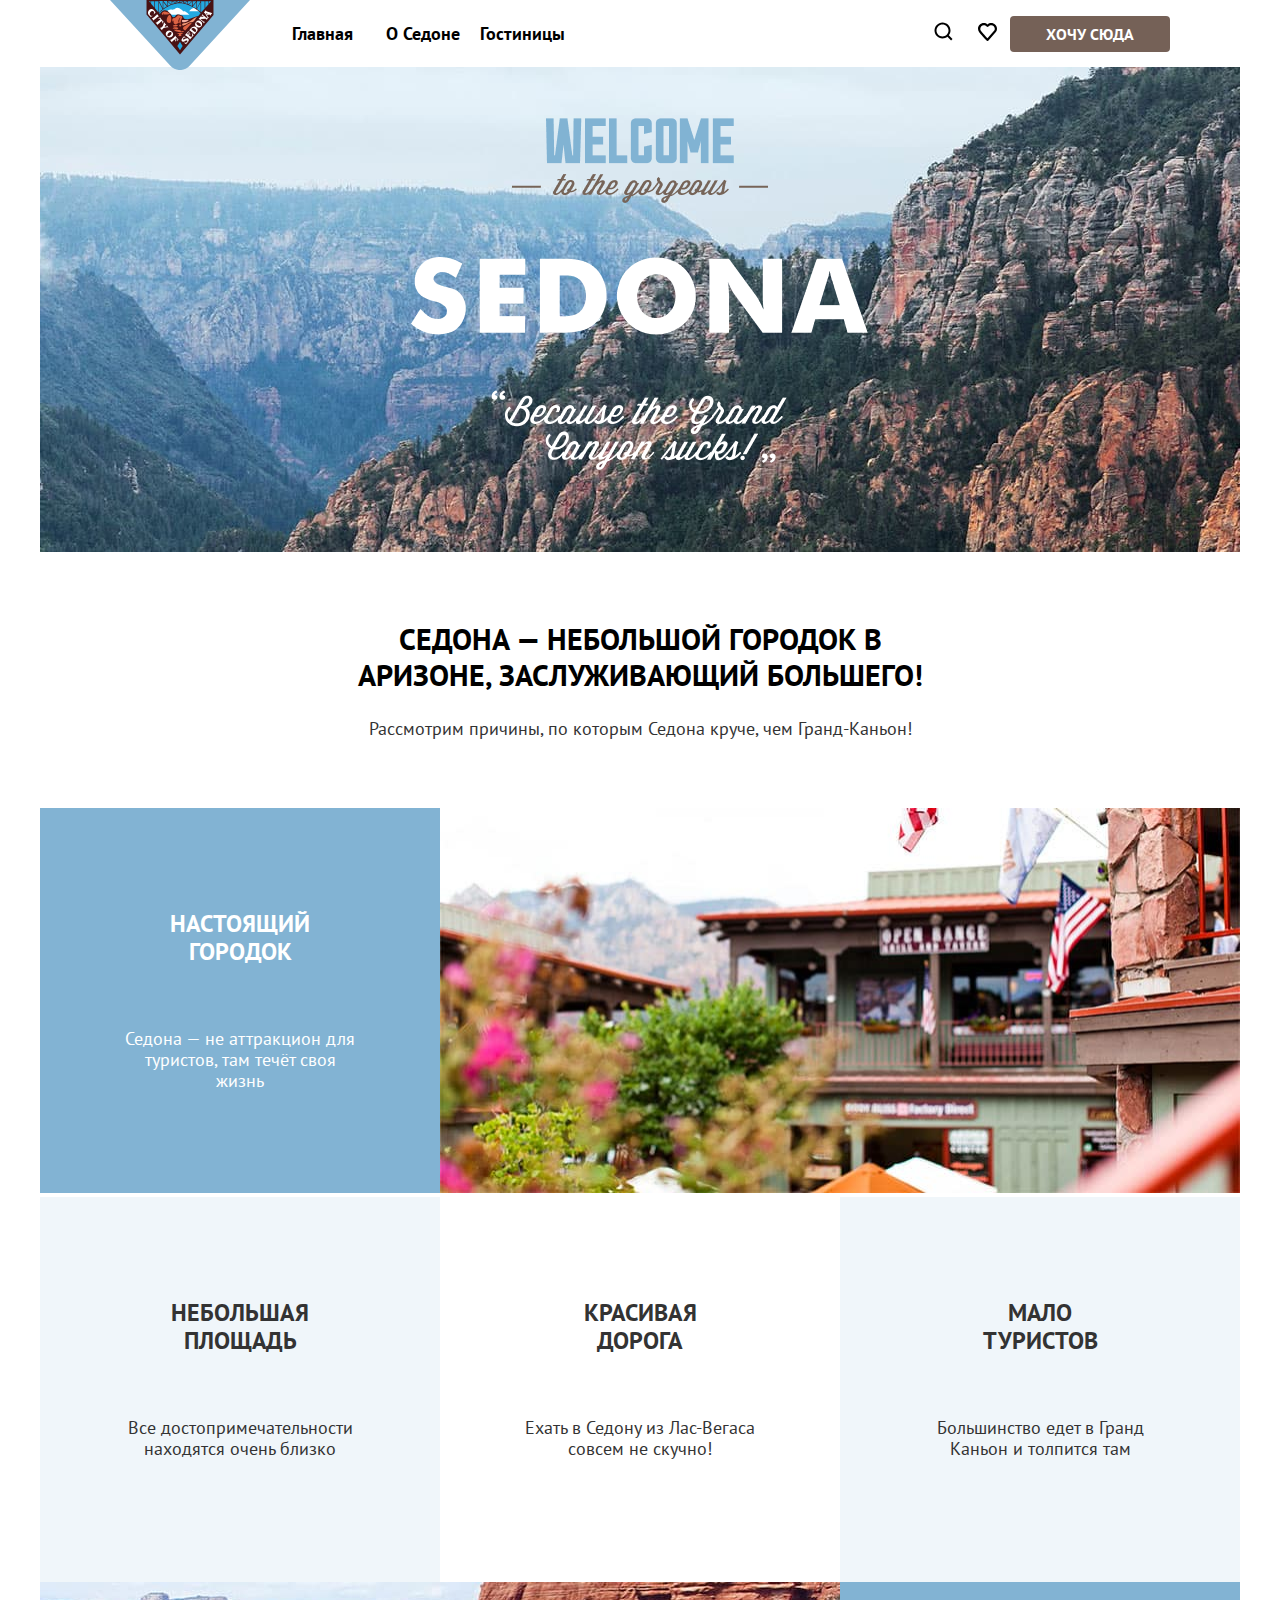
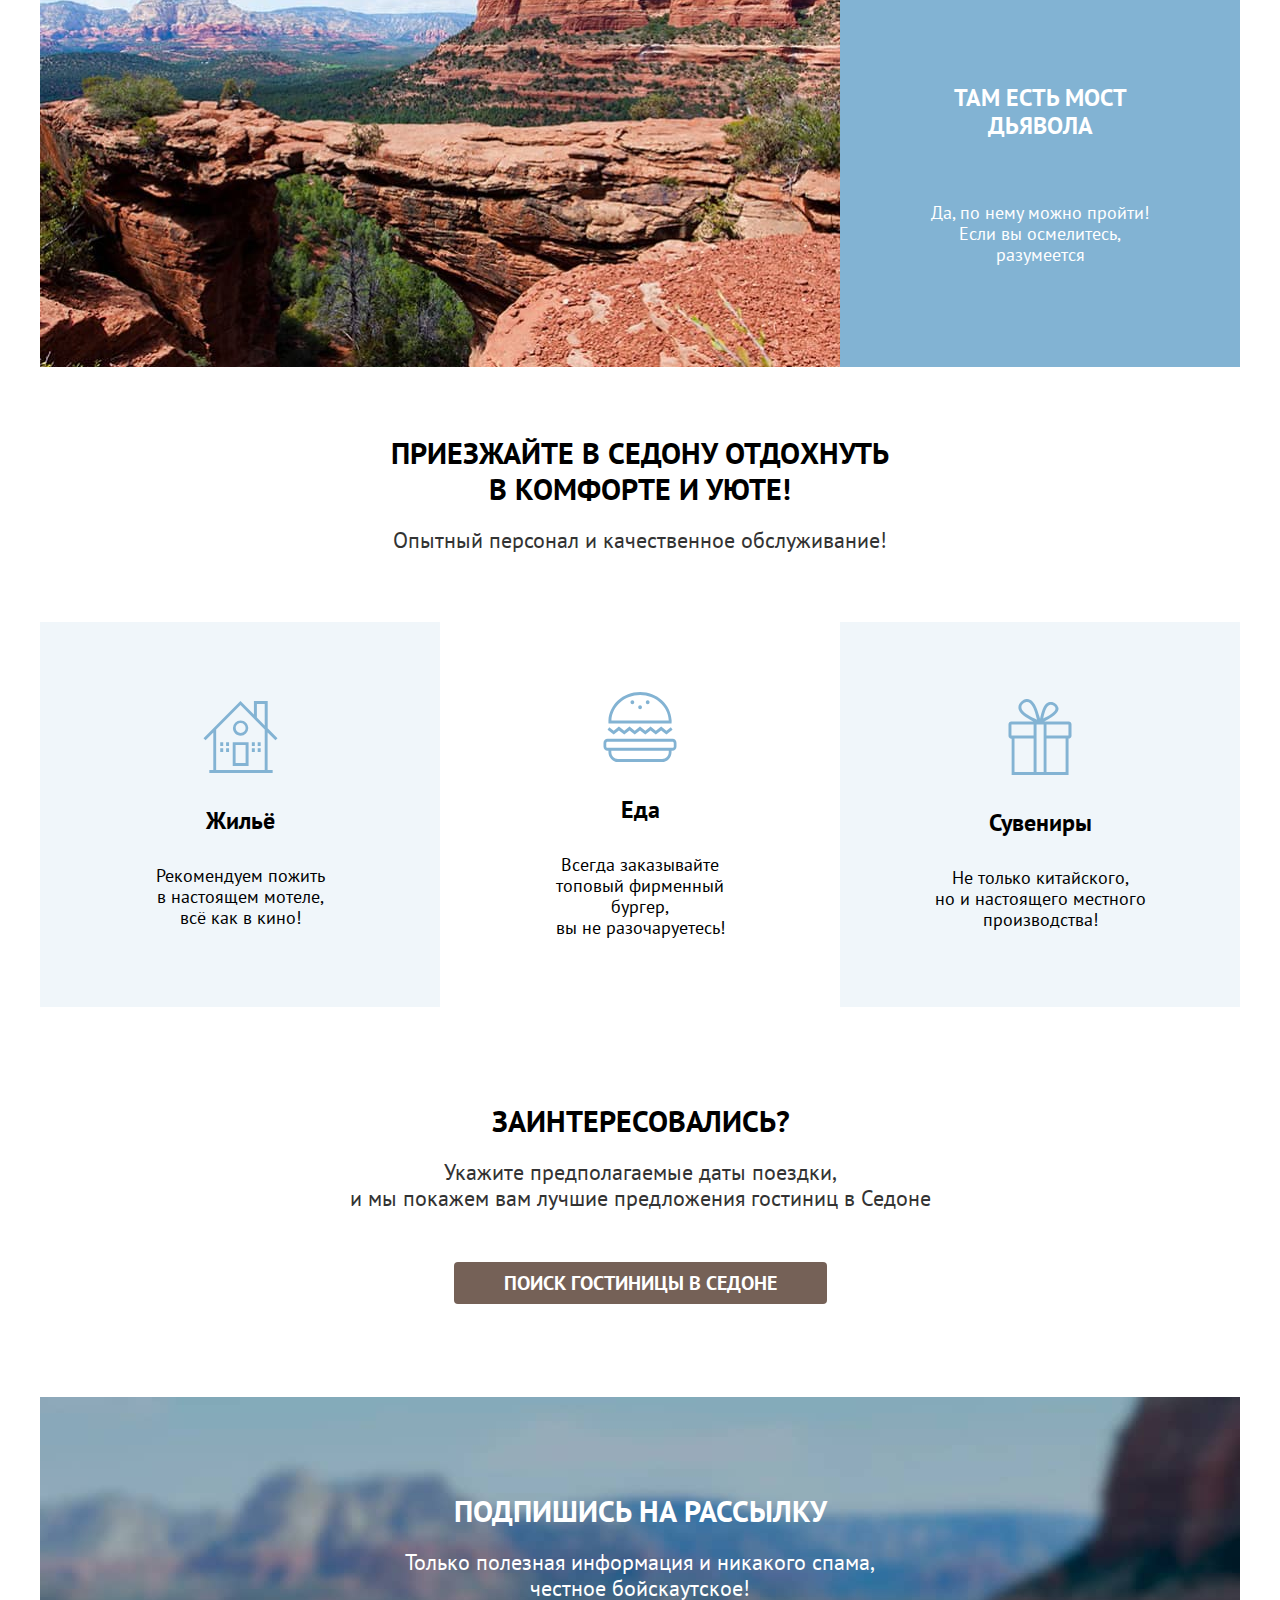
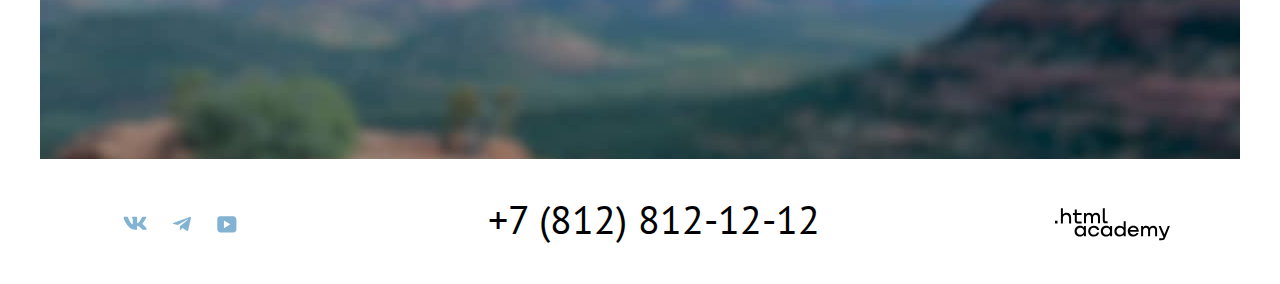
<file: index.html>
<!DOCTYPE html>
<html lang="ru">
  <head>
    <meta name="viewport" content="width=device-width, initial-scale=1">
    <meta charset="utf-8">
    <title>HTML Academy: Седона</title>
    <link rel="stylesheet" href="styles/styles.css">
  </head>
  <body>

    <header class="page-header">
      <nav class="navigation">
        <a class="navigation-logo" href="#">
          <img class="page-header-logo" src="images/logo.svg" alt="Логотип города Седона.">
        </a>
          <ul class="navigation-list">
            <li class="navigation-item">
              <a class="navigation-link" href="#">Главная</a>
            </li>
            <li class="navigation-item">
              <a class="navigation-link" href="#">О Седоне</a>
            </li>
            <li class="navigation-item">
              <a class="navigation-link" href="catalog.html">Гостиницы</a>
            </li>
          </ul>
          <ul class="navigation-list navigation-user">
            <li class="navigation-user-item">
              <a class="navigation-user-link" href="#">
                <img class="navigation-search" src="images/search.svg"  alt="Поиск.">
              </a>
            </li>
            <li class="navigation-user-item">
              <a class="navigation-user-link" href="#">
              <img class="navigation-search" src="images/like.svg" alt="Нравится.">
              </a>
            </li>
            <li class="navigation-user-button">
              <a class="button header-button" href="#search">Хочу Сюда</a>
            </li>
          </ul>
      </nav>
    </header>

    <main class=" main-container main-index">
      <div class="page-container">
        <section class="hero">
          <h1 class="visually-hidden">Город Седона</h1>
          <img src="images/welcome.png" class="hero-img" width="458" height="352" alt="Логотип города Седона.">
          <div class="advantages-cause">
          <h2 class="visually-hidden">Преимущество</h2>
          <p class="lead">Седона — небольшой городок в Аризоне,
            заслуживающий большего!</p>
          <p class="lead-text">Рассмотрим причины, по которым Седона круче, чем Гранд-Каньон!</p>
          </div>
        </section>

        <section class="advantages">
          <ul class="advantages-list">
            <li class="advantages-item advantages-item-wide">
              <div class="advantages-item-container">
                <h3 class="advantages-title">Настоящий городок</h3>
                <p class="advantages-discription">Седона — не аттракцион для туристов, там течёт своя жизнь</p>
              </div>
            </li>
            <li class="">
              <img class="advantages-img" src="images/house-in-the-mountains.jpg"  width="800" height="385" alt="Дом на фоне горы.">
            </li>
          </ul>
          <ul class="advantages-list">
            <li class="advantages-item advantages-item-thin">
              <div class="advantages-item-container">
                <h3 class="advantages-title">Небольшая площадь</h3>
                <p class="advantages-discription">Все достопримечательности находятся очень близко</p>
              </div>
            </li>
            <li class="advantages-item">
              <div class="advantages-item-container">
                <h3 class="advantages-title">Красивая дорога</h3>
                <p class="advantages-discription">Ехать в Седону из Лас-Вегаса совсем не скучно!</p>
              </div>
            </li>
            <li class="advantages-item advantages-item-thin">
              <div class="advantages-item-container">
                <h3 class="advantages-title">Мало туристов</h3>
                <p class="advantages-discription">Большинство едет в Гранд Каньон и толпится там</p>
              </div>
            </li>
          </ul>
          <ul class="advantages-list">
            <li class="">
              <img class="advantages-img" src="images/canyons.jpg" width="800" height="385" alt="Каньон.">
            </li>
            <li class="advantages-item advantages-item-wide">
              <div class="advantages-item-container">
                <h3 class="advantages-title">Там есть мост дьявола</h3>
                <p class="advantages-discription">Да, по нему можно пройти! Если вы осмелитесь, разумеется</p>
              </div>
            </li>
          </ul>
          <div class="advantages-comfort">
            <p class="advantages-lead">Приезжайте в Седону отдохнуть в комфорте и уюте!</p>
            <p class="advantages-lead-text">Опытный персонал и качественное обслуживание!</p>
          </div>
        </section>

        <section class="infrastructure">
          <h2 class="visually-hidden">Инфраструктура</h2>
          <ul class="infrastructure-list">
            <li class="advantages-item advantages-item-thin">
              <div class="infrastructure-item-container">
                <img src="images/house.svg" alt="Дом." width="75" height="72">
                <h4 class="infrastructure-title">Жильё</h4>
                <p class="infrastructure-discription">Рекомендуем пожить <br>в настоящем мотеле, <br>всё как в кино!</p>
              </div>
            </li>
            <li class="advantages-item">
              <div class="infrastructure-item-container">
                <img src="images/food.svg" alt="Еда." width="74" height="70">
                <h4 class="infrastructure-title">Еда</h4>
                <p class="infrastructure-discription">Всегда заказывайте
                <br>топовый фирменный бургер, <br>вы не разочаруетесь!</p>
              </div>
            </li>
            <li class="advantages-item advantages-item-thin">
              <div class="infrastructure-item-container">
                <img src="images/present.svg" alt="Сувениры." width="64" height="76">
                <h4 class="infrastructure-title">Сувениры</h4>
               <p class="infrastructure-discription">Не только китайского,
                <br>но и настоящего местного <br>производства!</p>
              </div>
            </li>
          </ul>
        </section>
        <section class="search">
          <div class="search-wrapper">
            <h2 class="search-title">Заинтересовались?</h2>
            <p class="search-discription">Укажите предполагаемые даты поездки, <br>и мы покажем вам лучшие предложения гостиниц в Седоне</p>
            <a class="search-button" href="catalog.html">Поиск гостиницы в Седоне</a>
          </div>
        </section>
        <section class="subscribe">
          <div class="subscribe-info">
              <h2 class="mailing-list-title">Подпишись на рассылку</h2>
              <p class="subscribe-text">Только полезная информация и никакого спама, честное бойскаутское!</p>
          </div>
        </section>
      </div>
    </main>

    <footer class="page-footer">
      <ul class="footer-social-list">
        <li class="footer-social-item">
          <a class="footer-social-link" href="#">
            <span class="visually-hidden">Вконтакте</span>
            <img class="footer-social-icon" src="images/vkontakte.svg" width="24" height="14" alt="Вконтакте.">
          </a>
          <a class="footer-social-link" href="#">
            <span class="visually-hidden">Телеграм</span>
            <img class="footer-social-icon" src="images/telegram.svg" width="18" height="15" alt="Телеграм.">
          </a>
          <a class="footer-social-link" href="#">
            <span class="visually-hidden">Ютуб</span>
            <img class="footer-social-icon" src="images/youtube.svg" width="20" height="17" alt="Ютуб.">
          </a>
        </li>
        <li class="footer-social-phone">
          <a class="contacts-phone" href="tel:+78128121212">+7 (812) 812-12-12</a>
        </li>
        <li class="footer-social-logo">
          <img src="images/html-academy.svg" width="115" height="33" alt="Логотип HTML Academy.">
        </li>
      </ul>
    </footer>
  </body>
</html>
</file>
<file: styles/styles.css>
@font-face {
  font-family: "PT Sans";
  font-style: normal;
  font-weight: 400;
  src: url("../fonts/ptsans-400.woff2") format("woff2");
  font-display: swap;
}

@font-face {
  font-family: "PT Sans";
  font-style: normal;
  font-weight: 700;
  src: url("../fonts/ptsans-700.woff2") format("woff2");
  font-display: swap;
}

html {
  height: 100%;
  padding: 0;
  margin: 0;
}

body {
  width: 1200px;
  margin: 0 auto;
  display: flex;
  flex-direction: column;
  min-height: 100%;
  font-family: "PT Sans", sans-serif;
  font-size: 18px;
  line-height: 21px;
  color: #333333;
  background-color: #ffffff;
}
.visually-hidden {
  position: absolute;
  width: 1px;
  height: 1px;
  margin: -1px;
  padding: 0;
  border: 0;
  clip: rect(0 0 0 0);
  overflow: hidden;
}

.page-header {
  color: #000000;
  background-color: #ffffff;
}

.navigation {
  display: flex;
  width: 1200px;
  margin: 0 auto;
  justify-content: space-between;
}

.page-header-logo {
  display: block;
  position: absolute;
  width: 140px;
  height: 70px;
  padding-left: 70px;
}

.main-container {
  flex-grow: 1;
}

.page-container {
  width: 1200px;
  margin: 0 auto;
}

.advantages-cause {
  display: flex;
  flex-direction: column;
  justify-content: center;
  align-items: center;
}

.hero-img {
  padding: 51px 371px 82px;
  display: block;
  margin: 0 auto;
}


.navigation-logo {
}

.navigation-list {
  align-items: center;
  display: flex;
  margin: 0;
  padding: 0;
  list-style-type: none;
  flex-wrap: wrap;
  padding-left: 168px;
}

.navigation-link {
  display: block;
  width: 100px;
  line-height: 24px;
  color: #000000;
  border-color: #FFFFFF;;
  font-weight: 700;
  text-align: center;
  text-decoration: none;
  text-transform: capitalize;
}

.navigation-item {
  width: 100px;
  text-align: center;
}

.navigation-user {
  padding-left: 285px;
  padding-right: 70px;
  align-items: center;
}

.navigation-user .navigation-search {
  min-height: 18px;
  min-width: 18px;
  padding: 22px 12px;
}

.navigation-user-item {
  width: 44px;

}

.navigation--user-item {
  width: 64px;
}

.navigation-user-button {
  margin-top: 14px;
  margin-bottom: 14px;
}

/* button */
.button {
  text-decoration: none;
  text-transform: uppercase;
  text-align: center;
  justify-content: center;
  display: flex;
  align-items: center;
  font-weight: 700;
  color: #FFFFFF;
}

.header-button {
  background: #756157;
  border-radius: 4px;
  width: 160px;
  height: 36px;
  font-size: 16px;
  line-height: 20px;
}

.product-button-more {
  background: #756157;
  color: #FFFFFF;
  border-radius: 4px;
  font-weight: 700;
  font-size: 16px;
  line-height: 20px;
  padding: 8px 26px;
}

.product-button-favorites {
  background: #82B3D3;
  color: #FFFFFF;
  border-radius: 4px;
  font-weight: 700;
  font-size: 16px;
  line-height: 20px;
  padding: 8px 20px;
}

.product-button-favorites-added {
  background: #7DB54F;
}

.search-button {
  color: #FFFFFF;
  background: #756157;
  border-radius: 4px;
  font-weight: 700;
  font-size: 20px;
  line-height: 36px;
  padding: 8px 50px;
  text-transform: uppercase;
  text-decoration: none;
  text-align: center;
}

.button-light {
  display: flex;
  border: 2px solid #000000;
  border-radius: 4px;
  width: 48px;
  height: 48px;
  margin-right: 8px;
}

.button-light:last-child {
  margin-right: 0;
}

.main-index {
  background-image: url("../images/mountains.jpg");
  color: #000000;
  background-color: #ffffff;
  background-size: 100% auto;
  background-repeat: no-repeat;
}

.lead {
  padding: 0;
  margin: 69px 290px 25px;
  font-weight: 700;
  font-size: 30px;
  line-height: 36px;
  text-align: center;
  text-transform: uppercase;
  color: #000000;
}

.lead-text {
  margin: 0;
  padding: 0;
  padding-bottom: 69px;
  color: #333333;
}

.search-discription {
  font-weight: 400;
  font-size: 22px;
  line-height: 26px;
}

.advantages-item {
  width: 400px;
  height: 385px;
  text-align: center;
  display: flex;
  flex-direction: column;
  justify-content: center;
  align-items: center;
  list-style-type: none;
}

.advantages-list {
  display: flex;
  justify-content: space-between;
  margin: 0;
  padding: 0;
  text-align: center;
  color: #333333;
  list-style-type: none;
}

.advantages-item-container {
  width: 230px;
  height: 260px;
  padding: 102px 85px;
}

.advantages-item-wide {
  background: #82B3D3;
  color: #FFFFFF;
}

.advantages-item-thin {
  background: #83B3D31F;
}

.advantages-item-wide-reverse {
  flex-direction: row-reverse;
}

.advantages-title {
  font-weight: 700;
  font-size: 24px;
  line-height: 28px;
  text-transform: uppercase;
  padding-top: 0;
  padding-bottom: 62px;
  padding-right: 27.5px;
  padding-left: 27.5px;
  margin: 0;
}

.advantages-discription {
  margin: 0;
  padding: 0;
  font-weight: 400;
  font-size: 18px;
  line-height: 21px;
}


.advantages-comfort {
  text-align: center;
}

.advantages-lead {
  font-weight: 700;
  font-size: 30px;
  line-height: 36px;
  text-align: center;
  text-transform: uppercase;
  color: #000000;
  margin: 64px 347.5px 20px 347.5px;
}

.advantages-lead-text {
  font-weight: 400;
  font-size: 22px;
  line-height: 26px;
  text-align: center;
  color: #333333;
  margin: 0 247px 69px;
}

/* infrastructure */

.infrastructure-title {
  margin: 30px 0;
  font-weight: 700;
  font-size: 24px;
  line-height: 28px;
}

.infrastructure-discription {
  margin: 0;
  font-weight: 400;
  font-size: 18px;
  line-height: 21px;
}


.infrastructure-list {
  display: flex;
  justify-content: space-between;
  margin: 0;
  padding: 0;
}

.infrastructure-item-container {
  width: 230px;
  padding: 81px 85px;
}

.search-wrapper {
  padding: 96px 304px;
  margin: 0 auto;
  text-align: center;
}

.search-title {
  text-transform: uppercase;
  font-weight: 700;
  font-size: 30px;
  line-height: 36px;
  margin: 0 147.5px 20px;
}

.search-discription {
  font-weight: 400;
  font-size: 22px;
  line-height: 26px;
  margin: 0;
  margin-bottom: 54px;
  color: #333333;
}

.subscribe {
 background-image: url("../images/mailing-list.jpg");
 width: 100%;
 color: #FFFFFF;
 text-align: center;
 background-repeat: no-repeat;
}

.subscribe-info {
  padding: 96px 258px 104px;
}

.mailing-list-title {
  font-weight: 700;
  font-size: 30px;
  line-height: 36px;
  text-transform: uppercase;
  margin: 0;
  padding: 0 140px 20px;
}

.subscribe-text {
  margin: 0;
  padding: 0 104.5px 54px;
  font-weight: 400;
  font-size: 22px;
  line-height: 26px;
}

/* footer */

.footer-social-list {
  display: flex;
  flex-direction: row;
  justify-content: space-between;
  padding: 40px 70px 30px;
  margin: 0;
}

.footer-social-item {
  width: 142px;
  display: flex;
  padding-top: 5px;
  padding-bottom: 5px;
}

.footer-social-icon {
  padding: 12px 13px;
}

.footer-social-phone {
  list-style-type: none;
  padding-right: 41.5px;
  padding-left: 41.5px;
  width: 720px;
  text-align: center;
}

.footer-social-logo {
  width: 115px;
  list-style-type: none;
  padding-top: 8.5px;
  padding-bottom: 8.5px;
}

.contacts-phone {
  font-size: 40px;
  line-height: 40px;
  color: #000000;
  text-transform: uppercase;
  text-decoration: none;
}

/* Catalog */
.inner-header {
  color: #FFFFFF;
  padding-bottom: 40px;
}

.inner-header-title {
  margin: 0;
  margin-bottom: 8px;
  font-weight: 700;
  font-size: 60px;
  line-height: 78px;
}

.breadcrumbs {
  display: flex;
  margin: 0;
  padding: 0;
  list-style-type: none;
}

.breadcrumbs-item {
  padding-right: 8px;
}

.breadcrumbs-item:last-child {
  padding-right: 0;
}

.breadcrumbs-link {
  text-decoration: none;
  color: #FFFFFF;
}

.main-catalog {
  background-image: url(../images/catalog/canyon-catalog.jpg);
  background-repeat: no-repeat;
  height: 100%;
}

.catalog-products {
  display: flex;
  color: #FFFFFF;
}

.catalog-filter {
  padding: 35px 70px 0;
}

.catalog-filter-container {
  display: flex;
  padding-bottom: 70px;
}

.catalog-filter-title {
  font-weight: 700;
  font-size: 20px;
  line-height: 24px;
}

.control-input {
  font-weight: 400;
  font-size: 18px;
  line-height: 23px;
}

.catalog-list {
  padding-right: 70px;
  padding-left: 70px;
}

.sorting-container {
  display: flex;
  flex-direction: row;
  justify-content: space-between;
  align-items: center;
  padding: 0;
  margin-top: 50px;
  margin-bottom: 40px;
}

.catalog-sorting-container {
  display: flex;
}

.hotels-list {
  margin: 0;
  font-weight: 700;
  font-size: 30px;
  line-height: 36px;
  text-transform: uppercase;
  padding-top: 6px;
  padding-bottom: 6px;
}

.select-control {
  border: 2px solid #E5E5E5;
  width: 292px;
  color: #333333;
  font-weight: 400;
  font-size: 18px;
  line-height: 21px;
  margin-right: 70px;
}

.product-list {
  display: grid;
  grid-template-columns: 340px 340px 340px;
  gap: 20px;
  flex-direction: column;
  align-items: flex-start;
  list-style-type: none;
  margin: 0;
  padding: 0;
}

.product-card {
  width: 340px;
  border: 1px solid #E6E6E6;
  border-radius: 4px;
}

.product-card-image {
  padding: 20px 20px 16px;
}

.product-card-title {
  color: #000000;
  font-weight: 700;
  font-size: 24px;
  line-height: 28px;
  margin: 0;
  padding: 0 20px 16px;
}

.product-card-price,
.product-card-bottom,
.product-card-raiting {
  display: flex;
  padding: 0 20px 16px;
  justify-content: space-between;
}

.product-card-raiting {
    padding-bottom: 20px;
}

.product-name, .product-price {
  margin: 0;
}

.product-raiting {
  font-weight: 400;
  font-size: 16px;
  line-height: 20px;
  color: #333333;
  text-transform: uppercase;
  background: #F2F2F2;
  border-radius: 4px;
  text-align: center;
  margin: 0;
  padding: 9px 22px 8px 23px;
}


.pagination-container {
  display: flex;
  margin-top: 80px;
}

.pagination {
  display: flex;
  list-style-type: none;
  margin: 0;
  padding: 0;
  margin-top: 40px;
  margin-bottom: 60px;
}



.pagination-item:not(:last-child) {
  margin-right: 8px;
}


.pagination-link {
  display: block;
  box-sizing: border-box;
  color: #ffffff;
  text-decoration: none;
  background: #82B3D3;
  border-radius: 4px;
  width: 60px;
  height: 60px;
  font-weight: 700;
  font-size: 20px;
  line-height: 36px;
  text-align: center;
  padding: 11.36px 18.55px 12.64px 18.45px;
}

.subscribe-footer {
  display: flex;
  flex-direction: column;
  justify-content: center;
  align-items: center;
}


.subdcribe-title-footer {
  font-weight: 700;
  font-size: 30px;
  line-height: 36px;
  color: #000;
  text-transform: uppercase;
}

.subscribe-text {
  font-weight: 400;
  font-size: 22px;
  line-height: 26px;
  text-align: center;
}
</file>
